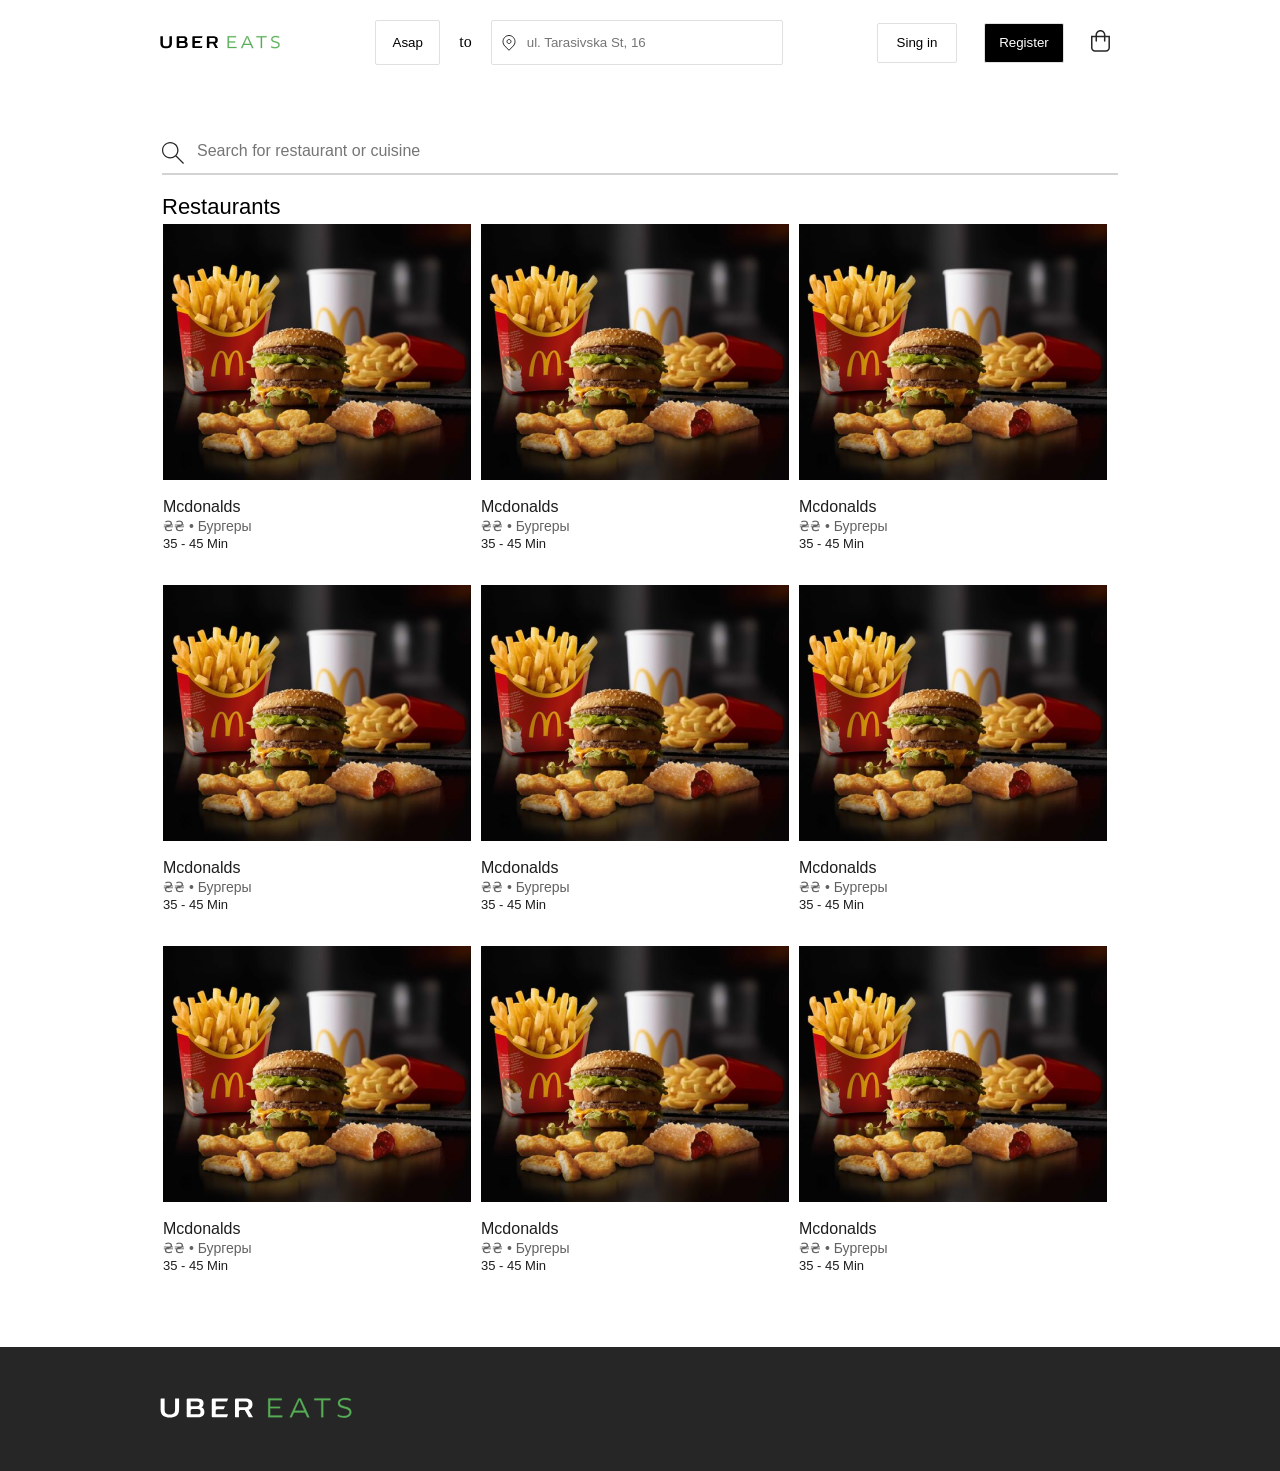
<file: src/index.html>
<!DOCTYPE html>
<html lang="en">
<head>
  <meta charset="UTF-8">
  <title>Uber</title>
  <link rel="stylesheet" href="style.css">
</head>
<body>
  <header class="header">
    <div class="header_wrapper">
      <a class="logo" href=""><img src="img/logologo1.svg"></a>
      <div class="header_order_wrapper">
        <button class="header_order_time">Asap</button>
        <span class="header__span">to</span>
        <label class="header__label">
          <input type="text" class="header__input" placeholder="ul. Tarasivska St, 16">
        </label>
      </div>
      <div class="cabinet_button__wrapper">
        <button class="cabinet_button__signin">Sing in</button>
        <button class="cabinet_button__black">Register</button>
        <a href="#"><img src="img/basketbasket.svg"> </a>
      </div>
    </div>
  </header>
  <main class="main_wrapper">
    <div class="search_wrapper">
      <label class="search_label">
        <input type="text" class="search" placeholder="Search for restaurant or cuisine">
      </label>
    </div>
    <div class="product_list">
      <span class="search_title">Restaurants</span>
      <ul class="product_cards">
        <li class="card_products">
          <a href="restaurant_page.html"><img src="img/mc.png"></a>
          <span class="name_restaurant">Mcdonalds</span>
          <span class="name_category">₴₴ • Бургеры</span>
          <span class="card_time">35 - 45 Min</span>
        </li>
        <li class="card_products">
          <a href="restaurant_page.html"><img src="img/mc.png"></a>
          <span class="name_restaurant">Mcdonalds</span>
          <span class="name_category">₴₴ • Бургеры</span>
          <span class="card_time">35 - 45 Min</span>
        </li>
        <li class="card_products">
          <a href="restaurant_page.html"><img src="img/mc.png"></a>
          <span class="name_restaurant">Mcdonalds</span>
          <span class="name_category">₴₴ • Бургеры</span>
          <span class="card_time">35 - 45 Min</span>
        </li>
        <li class="card_products">
          <a href="restaurant_page.html"><img src="img/mc.png"></a>
          <span class="name_restaurant">Mcdonalds</span>
          <span class="name_category">₴₴ • Бургеры</span>
          <span class="card_time">35 - 45 Min</span>
        </li>
        <li class="card_products">
          <a href="restaurant_page.html"><img src="img/mc.png"></a>
          <span class="name_restaurant">Mcdonalds</span>
          <span class="name_category">₴₴ • Бургеры</span>
          <span class="card_time">35 - 45 Min</span>
        </li>
        <li class="card_products">
          <a href="restaurant_page.html"><img src="img/mc.png"></a>
          <span class="name_restaurant">Mcdonalds</span>
          <span class="name_category">₴₴ • Бургеры</span>
          <span class="card_time">35 - 45 Min</span>
        </li>
        <li class="card_products">
          <a href="restaurant_page.html"><img src="img/mc.png"></a>
          <span class="name_restaurant">Mcdonalds</span>
          <span class="name_category">₴₴ • Бургеры</span>
          <span class="card_time">35 - 45 Min</span>
        </li>
        <li class="card_products">
          <a href="restaurant_page.html"><img src="img/mc.png"></a>
          <span class="name_restaurant">Mcdonalds</span>
          <span class="name_category">₴₴ • Бургеры</span>
          <span class="card_time">35 - 45 Min</span>
        </li>
        <li class="card_products">
          <a href="restaurant_page.html"><img src="img/mc.png"></a>
          <span class="name_restaurant">Mcdonalds</span>
          <span class="name_category">₴₴ • Бургеры</span>
          <span class="card_time">35 - 45 Min</span>
        </li>
      </ul>
    </div>
  </main>
  <footer class="footer">
    <div class="footer_wrapper">
      <a href="#">
        <img src="img/white-logologo2.svg">
      </a>
    </div>
  </footer>
</body>
</html>
</file>
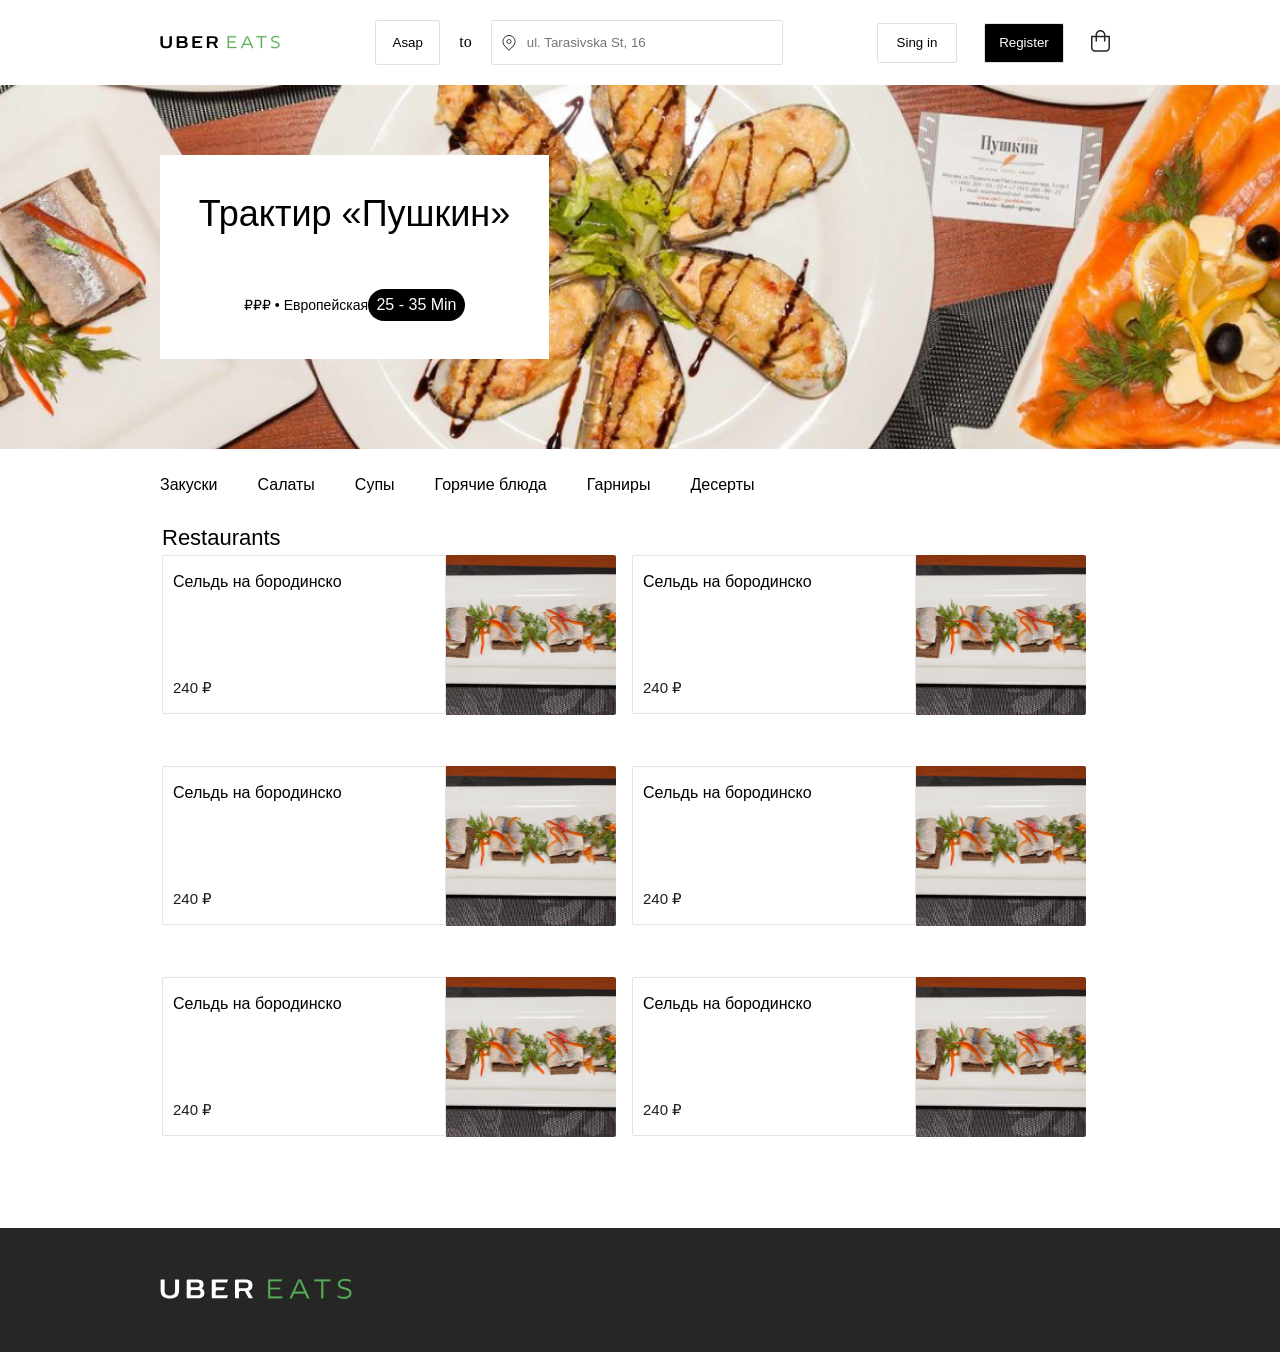
<file: src/restaurant_page.html>
<!DOCTYPE html>
<html lang="en">
<head>
  <meta charset="UTF-8">
  <title>Uber</title>
  <link rel="stylesheet" href="style.css">
</head>
<body>
<header class="header">
  <div class="header_wrapper">
    <a class="logo" href=""><img src="img/logologo1.svg"></a>
    <div class="header_order_wrapper">
      <button class="header_order_time">Asap</button>
      <span class="header__span">to</span>
      <label class="header__label">
        <input type="text" class="header__input" placeholder="ul. Tarasivska St, 16">
      </label>
    </div>
    <div class="cabinet_button__wrapper">
      <button class="cabinet_button__signin">Sing in</button>
      <button class="cabinet_button__black">Register</button>
      <a href="#"><img src="img/basketbasket.svg"> </a>
    </div>
  </div>
</header>
<div class="restaurant-preview__background">
  <div class="presentation_card">
    <div class="presentetion_card_wrapper">
    <span class="presentetion_card_title">Трактир «Пушкин»</span>
    <div class="presentetion_card_footer">
      <span class="presentetion_card_price">₽₽₽ • Европейская</span>
      <span class="presentetion_card_time">25 - 35 Min</span>
    </div>
  </div>
  </div>
</div>

<nav class="restaurant-navigation_nav">
  <ul class="restaurant-navigation">
    <li class="restaurant-navigation_item">Закуски</li>
    <li class="restaurant-navigation_item">Салаты</li>
    <li class="restaurant-navigation_item">Супы</li>
    <li class="restaurant-navigation_item">Горячие блюда</li>
    <li class="restaurant-navigation_item">Гарниры</li>
    <li class="restaurant-navigation_item">Десерты</li>
  </ul>
</nav>
<main class="main_wrapper">

  <div class="product_list">
    <span class="search_title">Restaurants</span>
    <ul class="restaunt_product_cards">


      <li class="restaurant_card_products">
        <div class="restaurant_card_info">
          <span class="restaurant_card_name">Сельдь на бородинско</span>
          <span class="restaurant_card_price">240 ₽</span>
        </div>
        <a href="#"><img src="img/Capture (3)menu1.png"></a>
      </li>



      <li class="restaurant_card_products">
        <div class="restaurant_card_info">
          <span class="restaurant_card_name">Сельдь на бородинско</span>
          <span class="restaurant_card_price">240 ₽</span>
        </div>
        <a href="#"><img src="img/Capture (3)menu1.png"></a>
      </li>
      <li class="restaurant_card_products">
        <div class="restaurant_card_info">
          <span class="restaurant_card_name">Сельдь на бородинско</span>
          <span class="restaurant_card_price">240 ₽</span>
        </div>
        <a href="#"><img src="img/Capture (3)menu1.png"></a>
      </li>
      <li class="restaurant_card_products">
        <div class="restaurant_card_info">
          <span class="restaurant_card_name">Сельдь на бородинско</span>
          <span class="restaurant_card_price">240 ₽</span>
        </div>
        <a href="#"><img src="img/Capture (3)menu1.png"></a>
      </li>
      <li class="restaurant_card_products">
        <div class="restaurant_card_info">
          <span class="restaurant_card_name">Сельдь на бородинско</span>
          <span class="restaurant_card_price">240 ₽</span>
        </div>
        <a href="#"><img src="img/Capture (3)menu1.png"></a>
      </li>
      <li class="restaurant_card_products">
        <div class="restaurant_card_info">
          <span class="restaurant_card_name">Сельдь на бородинско</span>
          <span class="restaurant_card_price">240 ₽</span>
        </div>
        <a href="#"><img src="img/Capture (3)menu1.png"></a>
      </li>

    </ul>
  </div>
</main>
<footer class="footer">
  <div class="footer_wrapper">
    <a href="#">
      <img src="img/white-logologo2.svg">
    </a>
  </div>
</footer>
</body>
</html>
</file>
<file: src/style.css>
@import url(variables.css);
@import url(reset.css);

.header {
  width: 100%;
}

.header_wrapper {
  display: flex;
  justify-content: space-between;
  max-width: 960px;
  margin: 0 auto;
  margin-top: 20px;
}

.main_wrapper {
  max-width: 956px;
  margin: 0 auto;
}

.logo {
  padding-top: 15px;
}

.header__label {
  position: relative;
}

.header_order_time {
  background-color: var(--white);
  border: 1px solid var(--border-grey);
  border-radius: 2px;
  width: 65px;
  height: 45px;
}

.header_order_time:focus {
  background-color: var(--white);
}

.header__label:before {
  position: absolute;
  content: url("img/location.svg");
  top: 2px;
  left: 11px;
}

.header__input {
  width: 292px;
  height: 45px;
  border: 1px solid var(--border-grey);
  border-radius: 2px;
  padding-left: 35px;
}

.header__input:focus:valid {
  border: 2px solid green;
}

.header__span {
  padding: 15px;
}

.cabinet_button__wrapper {
  height: 45px;
  display: flex;
  align-items: center;
}

.cabinet_button__signin {
  width: 80px;
  height: 40px;
  background-color: var(--white);
  border: 1px solid var(--border-grey);
  border-radius: 2px;
}

.cabinet_button__black {
  width: 80px;
  height: 40px;
  background-color: var(--black-btn);
  border: 1px solid var(--border-grey);
  border-radius: 2px;
  margin: 0 16px 0 27px;
  color: white;
}

.search {
  border: none;
  border-bottom: 2px solid var(--grey);
  margin-bottom: 15px;
  width: 100%;
  padding-top: 10px;
  height: 55px;
  padding-left: 35px;
}

.search_wrapper {
  margin-top: 55px;
}

.search::placeholder {
  font-family: var(--font-roboto);
  font-size: 16px;
  padding-bottom: 15px;
}

.search_label {
  width: 100%;
  position: relative;
}

.search_label:before {
  content: url("img/Shapesearch.svg");
  position: absolute;
  top: 0px;
}

.card_products {
  display: flex;
  flex-direction: column;
  width: 318px;
  margin-bottom: 35px;
}

.search_title {
  font-family: var(--font-roboto);
  line-height: 34px;
  font-size: 22px;
}

.name_restaurant,
.name_category,
.card_time {
  font-family: var(--font-roboto);
}

.name_restaurant {
  color: var(--text);
  font-size: 16px;
  padding-top: 16px;
}

.name_category {
  color: var(--text2);
  font-size: 14px;
  padding-top: 4px;
}

.card_time {
  color: var(--text3);
  font-size: 13px;
  padding-top: 4px;
}

.footer {
  background-color: var(--ftr);
  padding: 50px;
  margin-top: 40px;
  width: 100%;
}

.footer_wrapper {
  max-width: 960px;
  margin: 0 auto;
}

.product_cards {
  display: flex;
  flex-wrap: wrap;
  justify-content: center;
}

.restaunt_product_cards {
  display: flex;
  flex-wrap: wrap;
}

.restaurant-preview__background {
  background: url("img/main_rest.png");
  background-size: cover;
  height: 364px;
  width: 100%;
  margin-top: 20px;
  margin-bottom: 20px;
  padding-top: 70px;
}


.presentetion_card_wrapper {
  width: 389px;
  height: 204px;
  background: white;
  display: flex;
  flex-direction: column;
  align-items: center;
  padding: 38px;
  box-sizing: border-box;
  justify-content: space-between;
  margin-left: 85px
}

.presentetion_card_title {
  font-family: var(--font-roboto);
  font-size: 36px;
  line-height: 42px;
}

.presentetion_card_footer {
  display: flex;
  font-family: var(--font-roboto);
  margin-top: 50px;
  justify-content: space-between;
}

.presentetion_card_price {
  font-size: 14px;
  line-height: 16px;
  margin-top: 8px;
}

.presentetion_card_time {
  background-color: var(--black-btn);
  color: white;
  border-radius: 16px;
  width: 97px;
  height: 32px;
  align-items: center;
  justify-content: center;
  display: flex;
}

.restaurant_card_products {
  display: flex;
  height: 161px;
  width: 470px;
  padding-right: 16px;
  margin-bottom: 50px;
}

.restaurant_card_info {
  display: flex;
  flex-direction: column;
  width: 300px;
  border: 1px solid rgba(117, 117, 117, 0.2);
  border-radius: 2px;
  height: 159px;
  padding: 18px 10px;
}

.restaurant_card_name {
  font-family: var(--font-roboto);
  font-size: 16px;
}

.restaurant_card_price {
  font-family: var(--font-roboto);
  color: var(--text);
  margin-top: 90px;
  font-size: 15px;
}

.restaurant-navigation_nav {
  width: 100%;
  margin: 28px 0px;
}

.restaurant-navigation {
  display: flex;
  max-width: 960px;
  margin: auto;
  padding-right: 40px;
}

.restaurant-navigation_item {
  padding-right: 40px;
  font-family: var(--font-roboto);
  font-size: 16px;
}

.presentation_card {
  margin: auto;
  max-width: 1130px;
}
</file>
